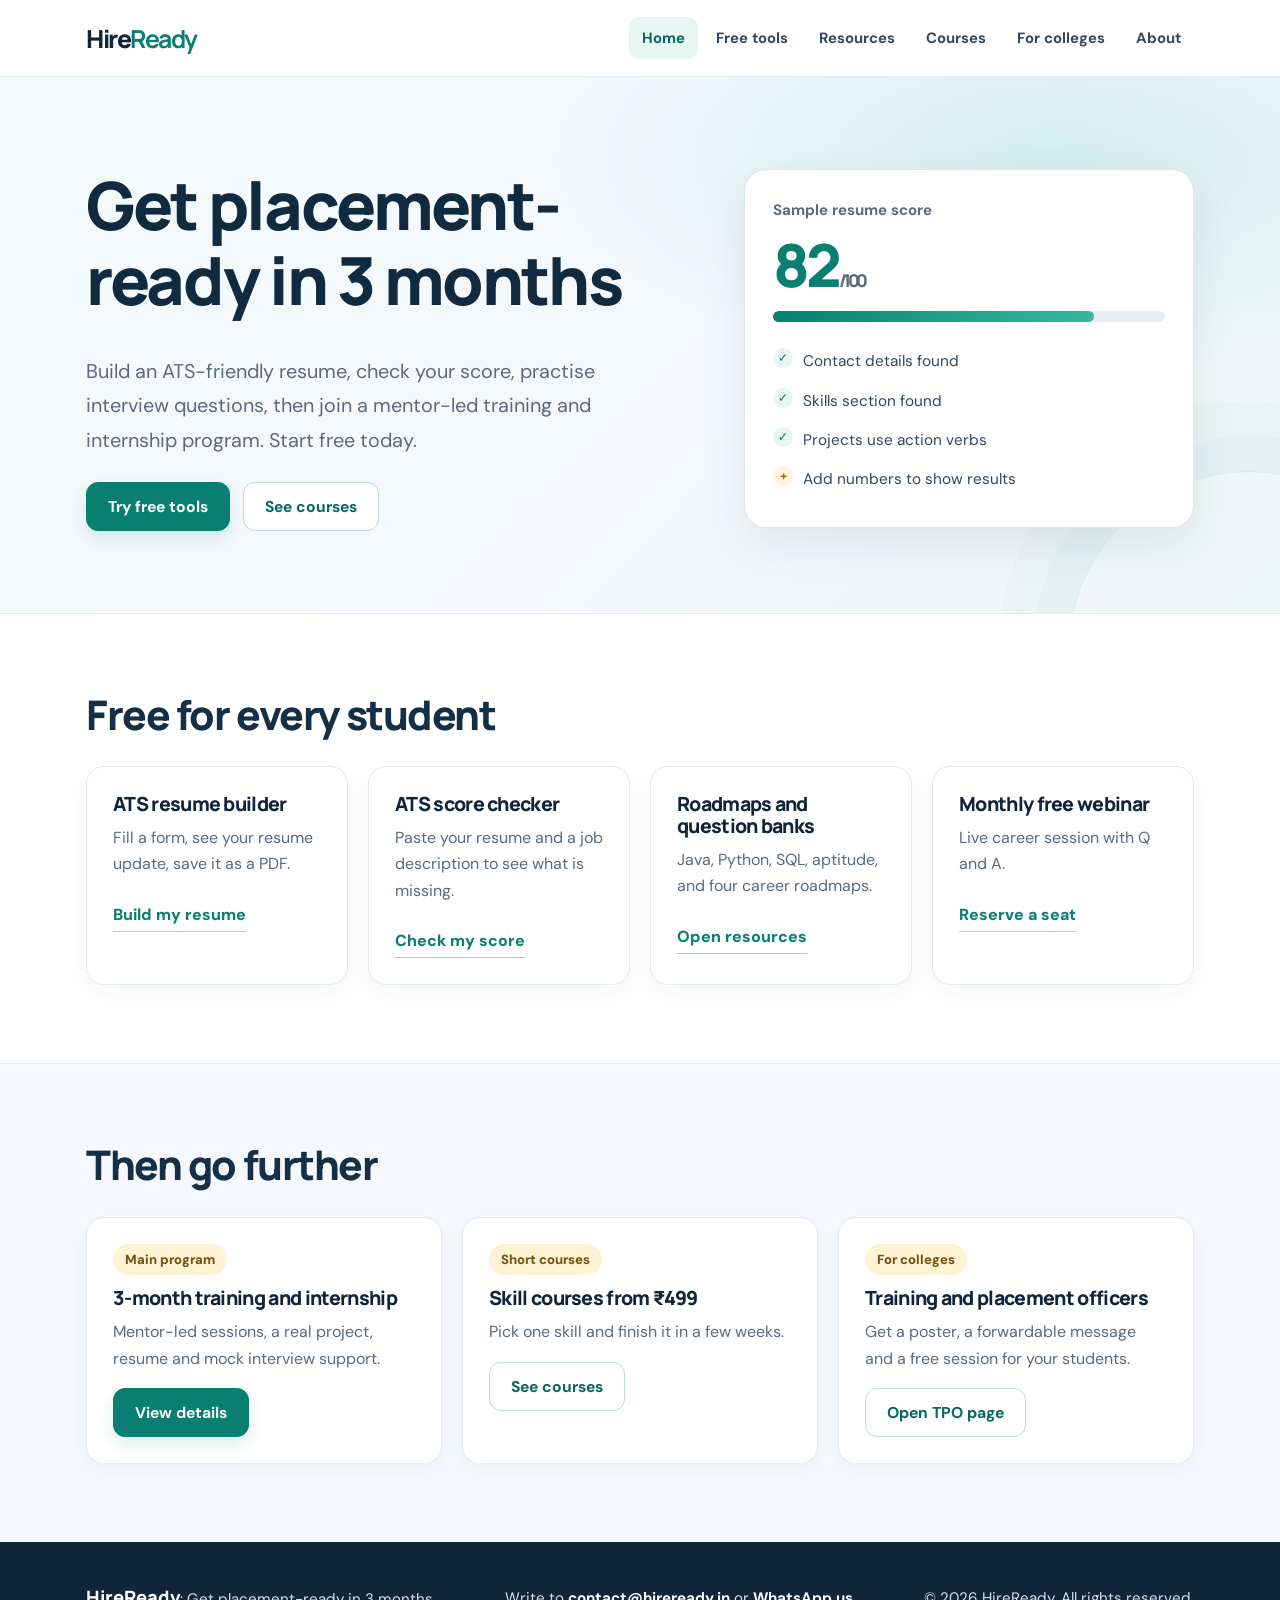
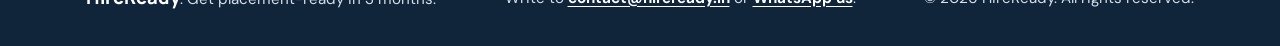
<file: index.html>
<!doctype html>
<html lang="en">

<head>
    <meta charset="utf-8">
    <meta name="viewport" content="width=device-width,initial-scale=1">
    <title>Get placement-ready in 3 months | HireReady</title>
    <meta name="description"
        content="Free ATS resume builder, ATS score checker, interview prep and a 3-month training and internship program for students.">
    <link rel="preconnect" href="https://fonts.googleapis.com">
    <link rel="preconnect" href="https://fonts.gstatic.com" crossorigin>
    <link
        href="https://fonts.googleapis.com/css2?family=Bricolage+Grotesque:wght@600;700&family=Figtree:wght@400;500;600&display=swap"
        rel="stylesheet">
    <link rel="stylesheet" href="css/style.css">
    <script src="js/config.js"></script>
</head>

<body>
    <div id="site-header"></div>
    <main>
        <section class="hero">
            <div class="wrap">
                <div>
                    <h1>Get placement-ready in 3 months</h1>
                    <p class="lead">Build an ATS-friendly resume, check your score, practise interview questions, then
                        join a mentor-led training and internship program. Start free today.</p>
                    <div class="row"><a class="btn" href="free-tools.html">Try free tools</a><a class="btn ghost"
                            href="courses.html">See courses</a></div>
                </div>
                <div class="score" aria-label="Example resume score">
                    <p style="margin:0">Sample resume score</p>
                    <div class="big">82<small style="font-size:1.1rem;color:var(--muted)">/100</small></div>
                    <div class="bar"><i style="width:82%"></i></div>
                    <ul class="chk">
                        <li>Contact details found</li>
                        <li>Skills section found</li>
                        <li>Projects use action verbs</li>
                        <li class="no">Add numbers to show results</li>
                    </ul>
                </div>
            </div>
        </section>
        <section class="alt">
            <div class="wrap">
                <h2>Free for every student</h2>
                <div class="grid">
                    <div class="card">
                        <h3>ATS resume builder</h3>
                        <p>Fill a form, see your resume update, save it as a PDF.</p><a
                            href="free-tools.html#builder">Build my resume</a>
                    </div>
                    <div class="card">
                        <h3>ATS score checker</h3>
                        <p>Paste your resume and a job description to see what is missing.</p><a
                            href="free-tools.html#checker">Check my score</a>
                    </div>
                    <div class="card">
                        <h3>Roadmaps and question banks</h3>
                        <p>Java, Python, SQL, aptitude, and four career roadmaps.</p><a href="resources.html">Open
                            resources</a>
                    </div>
                    <div class="card">
                        <h3>Monthly free webinar</h3>
                        <p>Live career session with Q and A.</p><a data-link="webinar" href="#">Reserve a seat</a>
                    </div>
                </div>
            </div>
        </section>
        <section>
            <div class="wrap">
                <h2>Then go further</h2>
                <div class="grid">
                    <div class="card"><span class="tag">Main program</span>
                        <h3>3-month training and internship</h3>
                        <p>Mentor-led sessions, a real project, resume and mock interview support.</p><a class="btn"
                            href="courses.html">View details</a>
                    </div>
                    <div class="card"><span class="tag">Short courses</span>
                        <h3>Skill courses from ₹499</h3>
                        <p>Pick one skill and finish it in a few weeks.</p><a class="btn ghost"
                            href="courses.html#short">See courses</a>
                    </div>
                    <div class="card"><span class="tag">For colleges</span>
                        <h3>Training and placement officers</h3>
                        <p>Get a poster, a forwardable message and a free session for your students.</p><a
                            class="btn ghost" href="colleges.html">Open TPO page</a>
                    </div>
                </div>
            </div>
        </section>
    </main>
    <div id="site-footer"></div>
    <script src="js/main.js"></script>
</body>

</html>
</file>
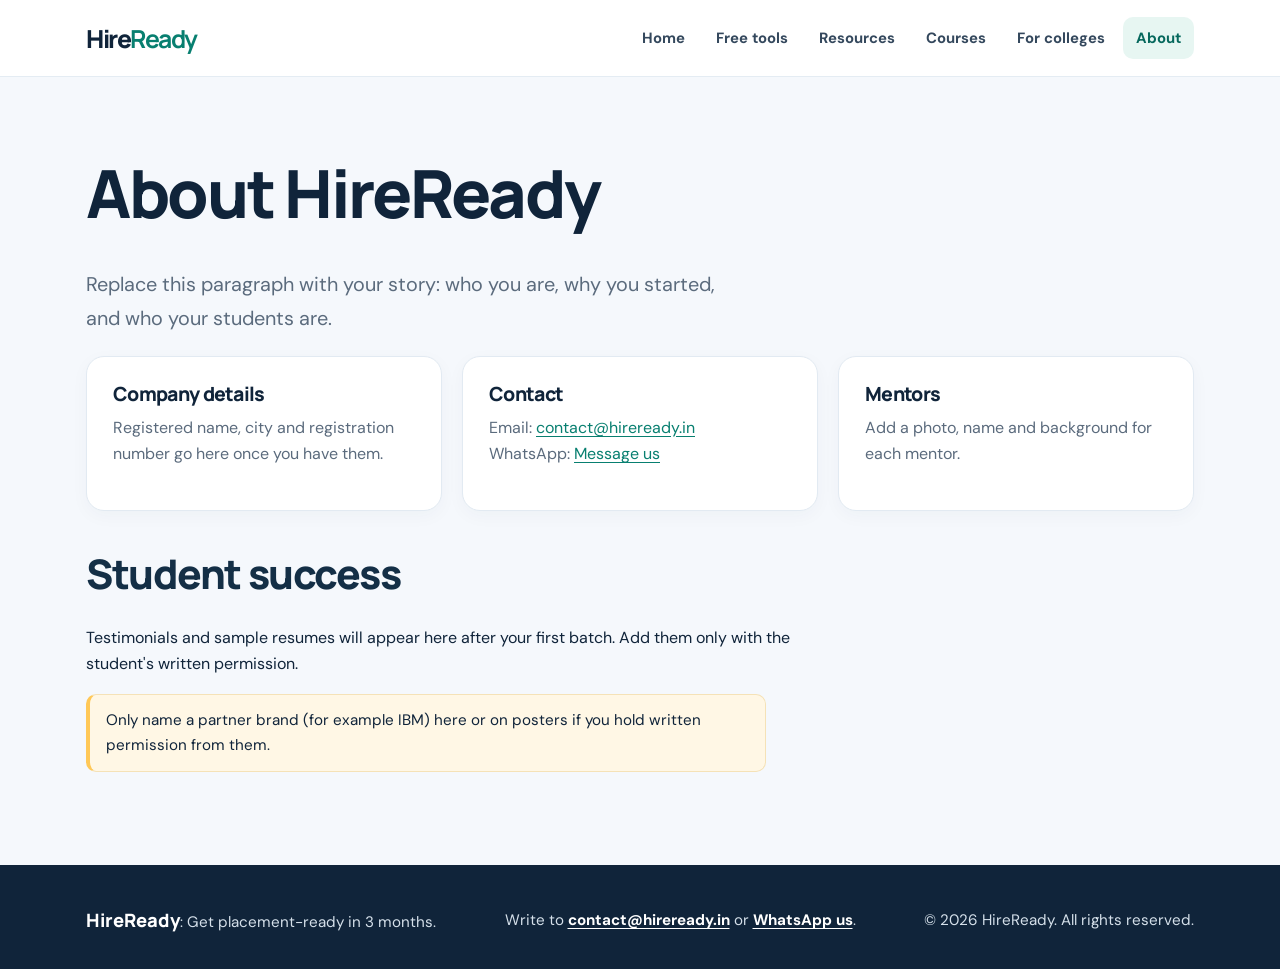
<file: about.html>
<!doctype html>
<html lang="en">

<head>
    <meta charset="utf-8">
    <meta name="viewport" content="width=device-width,initial-scale=1">
    <title>About | HireReady</title>
    <meta name="description" content="Who we are, contact details and how we work.">
    <link rel="preconnect" href="https://fonts.googleapis.com">
    <link rel="preconnect" href="https://fonts.gstatic.com" crossorigin>
    <link
        href="https://fonts.googleapis.com/css2?family=Bricolage+Grotesque:wght@600;700&family=Figtree:wght@400;500;600&display=swap"
        rel="stylesheet">
    <link rel="stylesheet" href="css/style.css">
    <script src="js/config.js"></script>
</head>

<body>
    <div id="site-header"></div>
    <main>
        <section>
            <div class="wrap">
                <h1>About <span data-brand="brand"></span></h1>
                <p class="lead">Replace this paragraph with your story: who you are, why you started, and who your
                    students are.</p>
                <div class="grid">
                    <div class="card">
                        <h3>Company details</h3>
                        <p>Registered name, city and registration number go here once you have them.</p>
                    </div>
                    <div class="card">
                        <h3>Contact</h3>
                        <p>Email: <a id="em"></a><br>WhatsApp: <a id="wl">Message us</a></p>
                    </div>
                    <div class="card">
                        <h3>Mentors</h3>
                        <p>Add a photo, name and background for each mentor.</p>
                    </div>
                </div>
                <h2 style="margin-top:40px">Student success</h2>
                <p>Testimonials and sample resumes will appear here after your first batch. Add them only with the
                    student's written permission.</p>
                <p class="note">Only name a partner brand (for example IBM) here or on posters if you hold written
                    permission from them.</p>
            </div>
        </section>
    </main>
    <div id="site-footer"></div>
    <script src="js/main.js"></script>
    <script>const C = window.HR, e = document.getElementById("em"); e.textContent = C.email; e.href = "mailto:" + C.email; document.getElementById("wl").href = "https://wa.me/" + C.whatsapp</script>
</body>

</html>
</file>
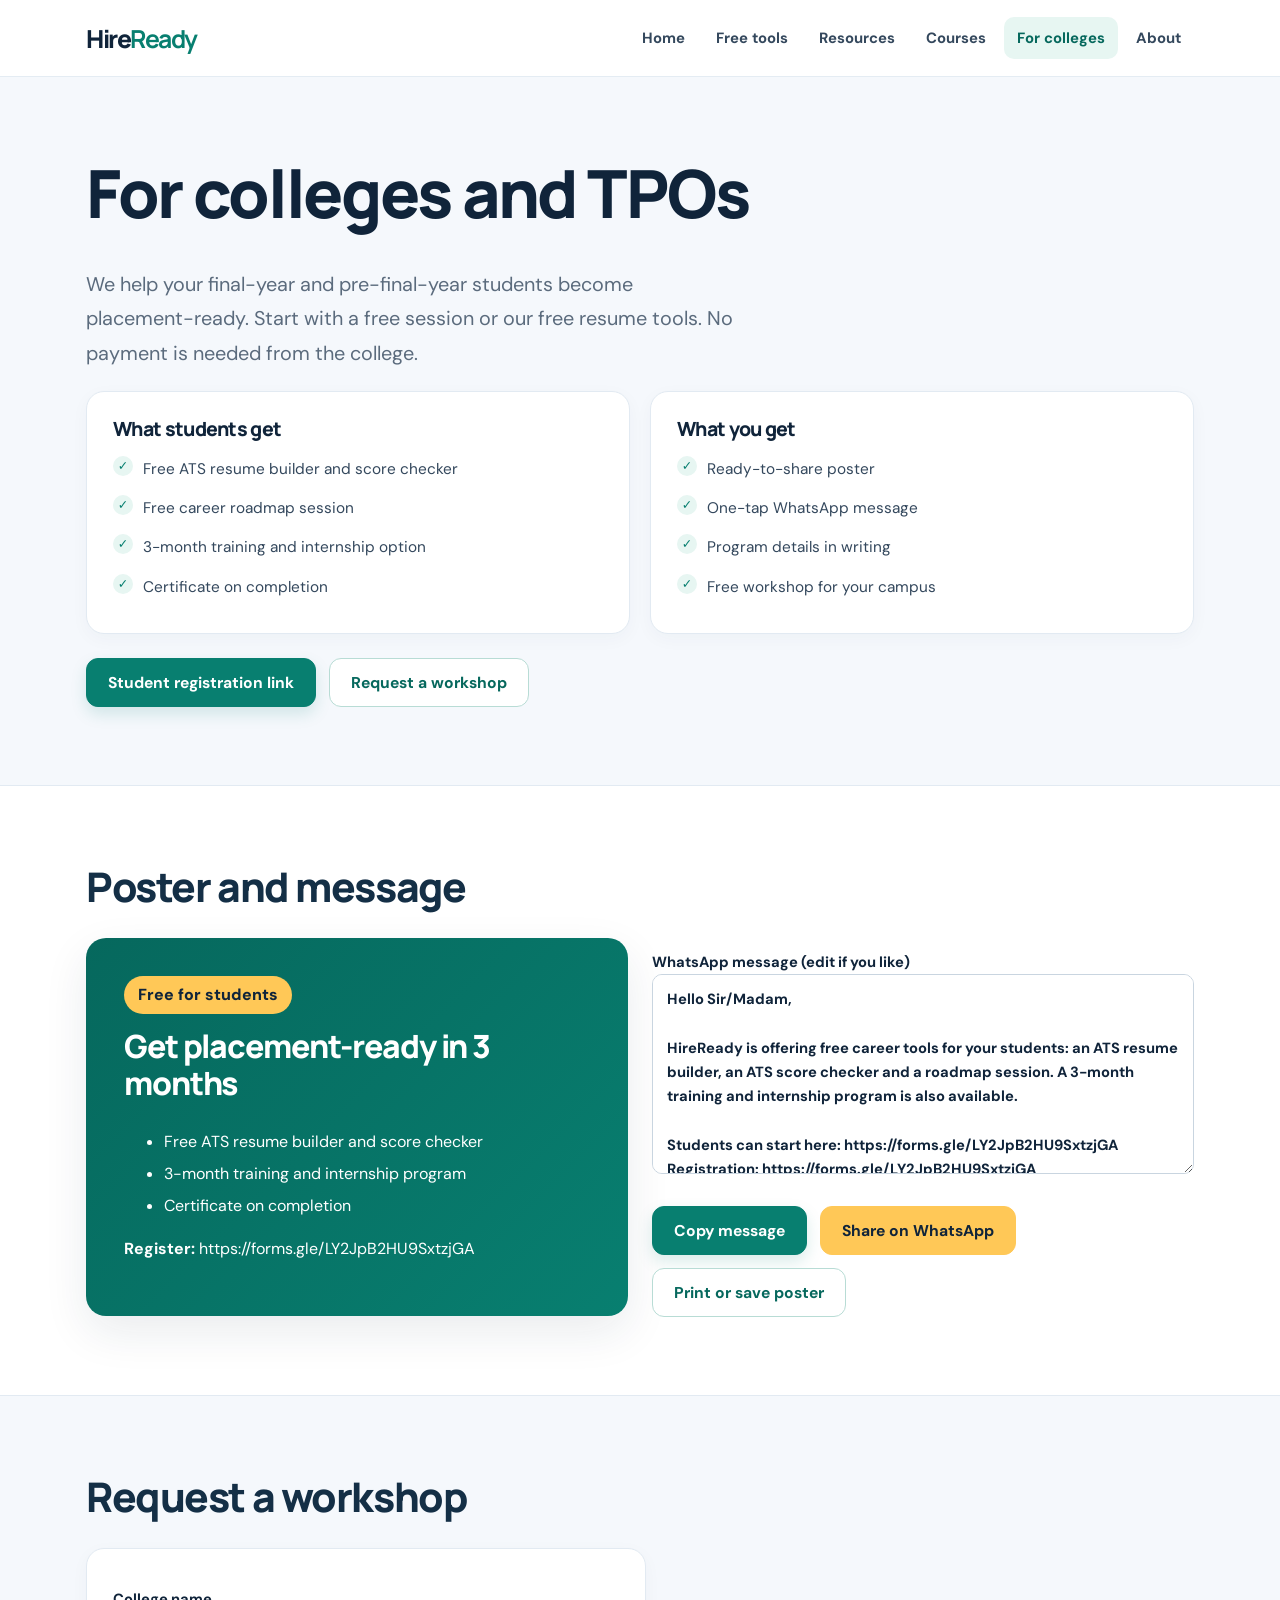
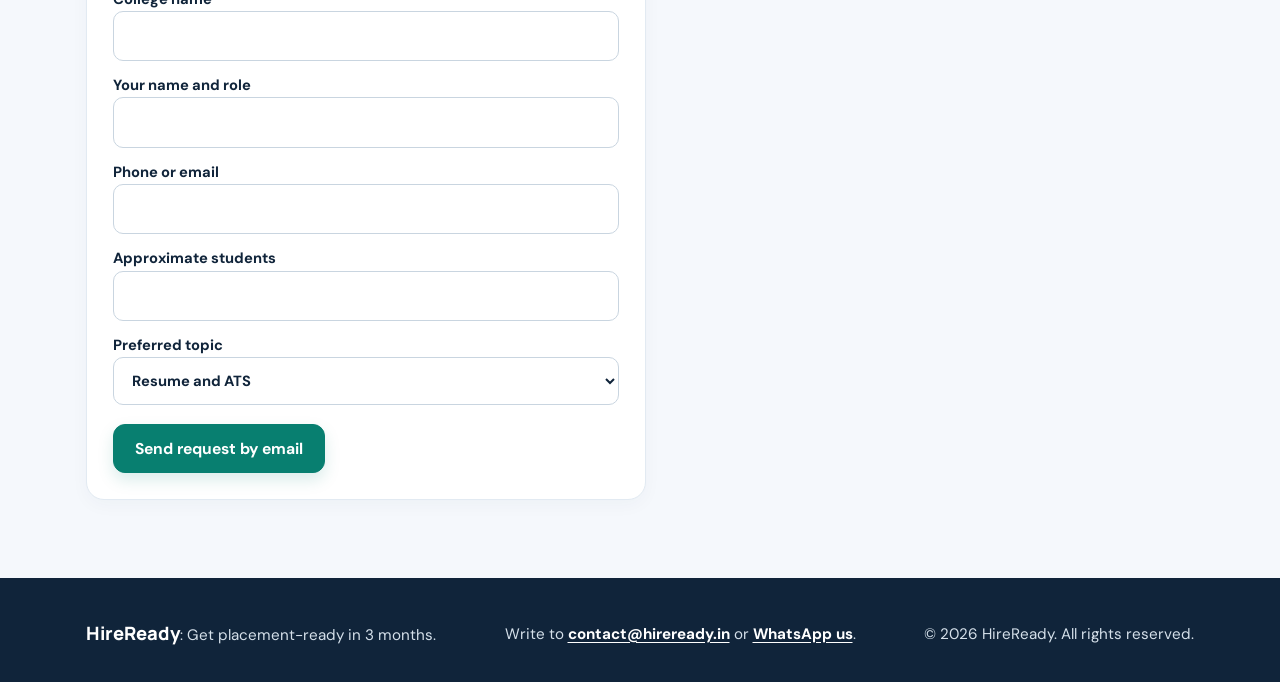
<file: colleges.html>
<!doctype html>
<html lang="en">

<head>
    <meta charset="utf-8">
    <meta name="viewport" content="width=device-width,initial-scale=1">
    <title>For colleges and TPOs | HireReady</title>
    <meta name="description" content="Free session, poster and registration link for training and placement officers.">
    <link rel="preconnect" href="https://fonts.googleapis.com">
    <link rel="preconnect" href="https://fonts.gstatic.com" crossorigin>
    <link
        href="https://fonts.googleapis.com/css2?family=Bricolage+Grotesque:wght@600;700&family=Figtree:wght@400;500;600&display=swap"
        rel="stylesheet">
    <link rel="stylesheet" href="css/style.css">
    <script src="js/config.js"></script>
</head>

<body>
    <div id="site-header"></div>
    <main>
        <section>
            <div class="wrap">
                <h1>For colleges and TPOs</h1>
                <p class="lead">We help your final-year and pre-final-year students become placement-ready. Start with a
                    free session or our free resume tools. No payment is needed from the college.</p>
                <div class="grid">
                    <div class="card">
                        <h3>What students get</h3>
                        <ul class="chk">
                            <li>Free ATS resume builder and score checker</li>
                            <li>Free career roadmap session</li>
                            <li>3-month training and internship option</li>
                            <li>Certificate on completion</li>
                        </ul>
                    </div>
                    <div class="card">
                        <h3>What you get</h3>
                        <ul class="chk">
                            <li>Ready-to-share poster</li>
                            <li>One-tap WhatsApp message</li>
                            <li>Program details in writing</li>
                            <li>Free workshop for your campus</li>
                        </ul>
                    </div>
                </div>
                <div class="row"><a class="btn" data-link="register" href="#">Student registration link</a><a
                        class="btn ghost" href="#request">Request a workshop</a></div>
            </div>
        </section>
        <section class="alt poster-sec">
            <div class="wrap">
                <h2 class="no-poster">Poster and message</h2>
                <div class="tool-grid">
                    <div class="poster" id="poster"><span class="pill">Free for students</span>
                        <h2 style="margin-top:14px" data-brand="tagline"></h2>
                        <ul>
                            <li>Free ATS resume builder and score checker</li>
                            <li>3-month training and internship program</li>
                            <li>Certificate on completion</li>
                        </ul>
                        <p><strong>Register:</strong> <span id="purl"></span></p>
                    </div>
                    <div class="no-poster"><label>WhatsApp message (edit if you like)<textarea id="wa"
                                style="min-height:200px"></textarea></label>
                        <div class="row"><button class="btn" id="cp">Copy message</button><a class="btn gold" id="sh"
                                target="_blank" rel="noopener">Share on WhatsApp</a><button class="btn ghost"
                                id="pp">Print or save poster</button></div>
                    </div>
                </div>
            </div>
        </section>
        <section id="request" class="poster-sec">
            <div class="wrap no-poster">
                <h2>Request a workshop</h2>
                <form id="wf" class="card" style="max-width:560px">
                    <label>College name<input name="c" required></label><label>Your name and role<input name="n"
                            required></label><label>Phone or email<input name="p" required></label>
                    <label>Approximate students<input name="s" type="number" min="1"></label><label>Preferred
                        topic<select name="t">
                            <option>Resume and ATS</option>
                            <option>Interview preparation</option>
                            <option>Career roadmap</option>
                        </select></label>
                    <button class="btn" style="margin-top:14px">Send request by email</button>
                </form>
            </div>
        </section>
    </main>
    <div id="site-footer"></div>
    <script src="js/main.js"></script>
    <script>
        const C = window.HR, u = C.links.register !== "#" ? C.links.register : C.siteUrl;
        document.getElementById("purl").textContent = u;
        const m = `Hello Sir/Madam,

${C.brand} is offering free career tools for your students: an ATS resume builder, an ATS score checker and a roadmap session. A 3-month training and internship program is also available.

Students can start here: ${C.siteUrl}
Registration: ${u}

We are happy to run a free workshop on your campus.

Regards,
${C.brand} (${C.email})`;
        const wa = document.getElementById("wa"); wa.value = m;
        const sh = document.getElementById("sh"); const up = () => sh.href = "https://wa.me/?text=" + encodeURIComponent(wa.value); up(); wa.oninput = up;
        document.getElementById("cp").onclick = e => {navigator.clipboard.writeText(wa.value); e.target.textContent = "Copied"};
        document.getElementById("pp").onclick = () => {document.body.classList.add("print-poster"); print(); document.body.classList.remove("print-poster")};
        document.getElementById("wf").onsubmit = e => {
            e.preventDefault(); const f = new FormData(e.target);
            location.href = `mailto:${C.email}?subject=${encodeURIComponent("Workshop request: " + f.get("c"))}&body=${encodeURIComponent(`College: ${f.get("c")}
Contact: ${f.get("n")}, ${f.get("p")}
Students: ${f.get("s")}
Topic: ${f.get("t")}`)}`
        };
    </script>
</body>

</html>
</file>
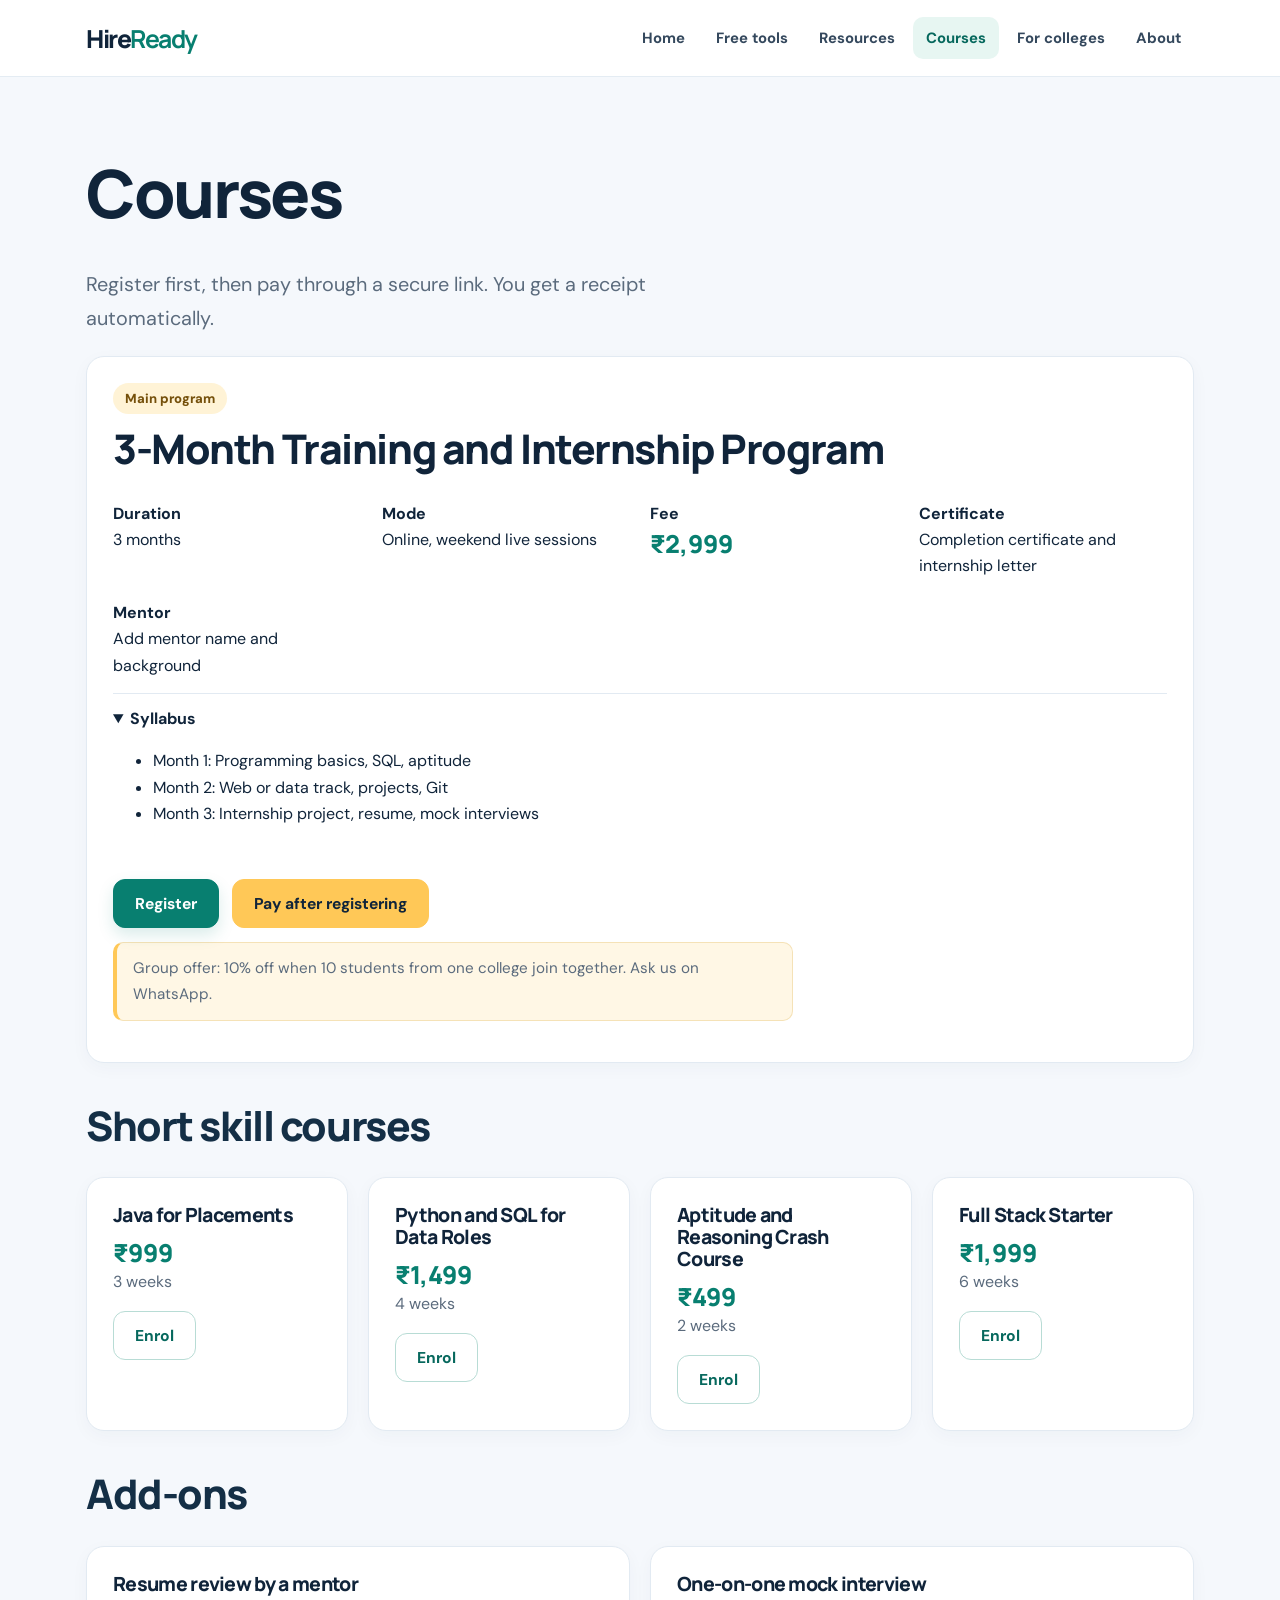
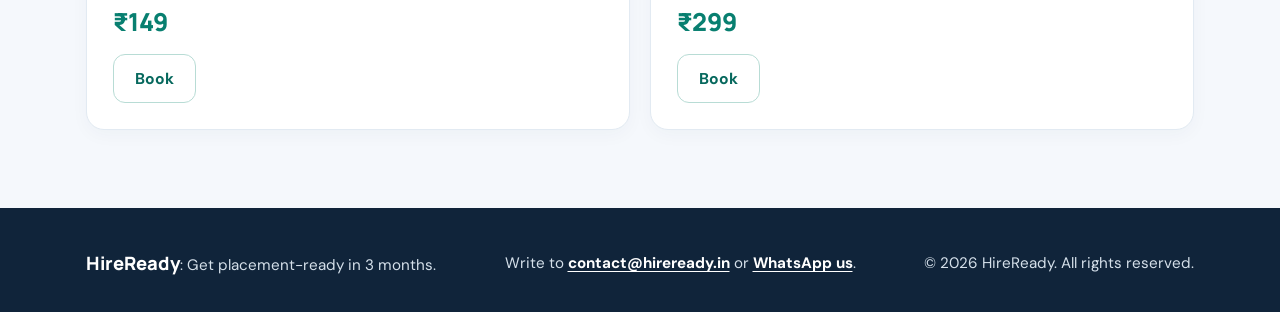
<file: courses.html>
<!doctype html>
<html lang="en">

<head>
    <meta charset="utf-8">
    <meta name="viewport" content="width=device-width,initial-scale=1">
    <title>Courses | HireReady</title>
    <meta name="description" content="3-month training and internship program and short skill courses.">
    <link rel="preconnect" href="https://fonts.googleapis.com">
    <link rel="preconnect" href="https://fonts.gstatic.com" crossorigin>
    <link
        href="https://fonts.googleapis.com/css2?family=Bricolage+Grotesque:wght@600;700&family=Figtree:wght@400;500;600&display=swap"
        rel="stylesheet">
    <link rel="stylesheet" href="css/style.css">
    <script src="js/config.js"></script>
</head>

<body>
    <div id="site-header"></div>
    <main>
        <section>
            <div class="wrap">
                <h1>Courses</h1>
                <p class="lead">Register first, then pay through a secure link. You get a receipt automatically.</p>
                <div id="program"></div>
                <h2 id="short" style="margin-top:40px">Short skill courses</h2>
                <div class="grid" id="courses"></div>
                <h2 style="margin-top:40px">Add-ons</h2>
                <div class="grid" id="addons"></div>
            </div>
        </section>
    </main>
    <div id="site-footer"></div>
    <script src="js/main.js"></script>
    <script>
        const C = window.HR, p = C.program;
        document.getElementById("program").innerHTML = `<div class="card"><span class="tag">Main program</span><h2>${p.name}</h2><div class="grid" style="margin:14px 0">
<div><strong>Duration</strong><br>${p.duration}</div><div><strong>Mode</strong><br>${p.mode}</div><div><strong>Fee</strong><br><span class="fee">${p.fee}</span></div><div><strong>Certificate</strong><br>${p.certificate}</div><div><strong>Mentor</strong><br>${p.mentor}</div></div>
<details open><summary>Syllabus</summary><ul>${p.syllabus.map(s => "<li>" + s + "</li>").join("")}</ul></details>
<div class="row"><a class="btn" href="${C.links.register}">Register</a><a class="btn gold" href="${p.pay}">Pay after registering</a></div>
<p class="note" style="margin-top:14px">Group offer: 10% off when 10 students from one college join together. Ask us on WhatsApp.</p></div>`;
        const row = (x, t) => `<div class="card"><h3>${x.name}</h3><div class="fee">${x.fee}</div><p>${x.duration || ""}</p><a class="btn ghost" href="${x.pay}">${t}</a></div>`;
        document.getElementById("courses").innerHTML = C.courses.map(x => row(x, "Enrol")).join("");
        document.getElementById("addons").innerHTML = C.addons.map(x => row(x, "Book")).join("");
    </script>
</body>

</html>
</file>
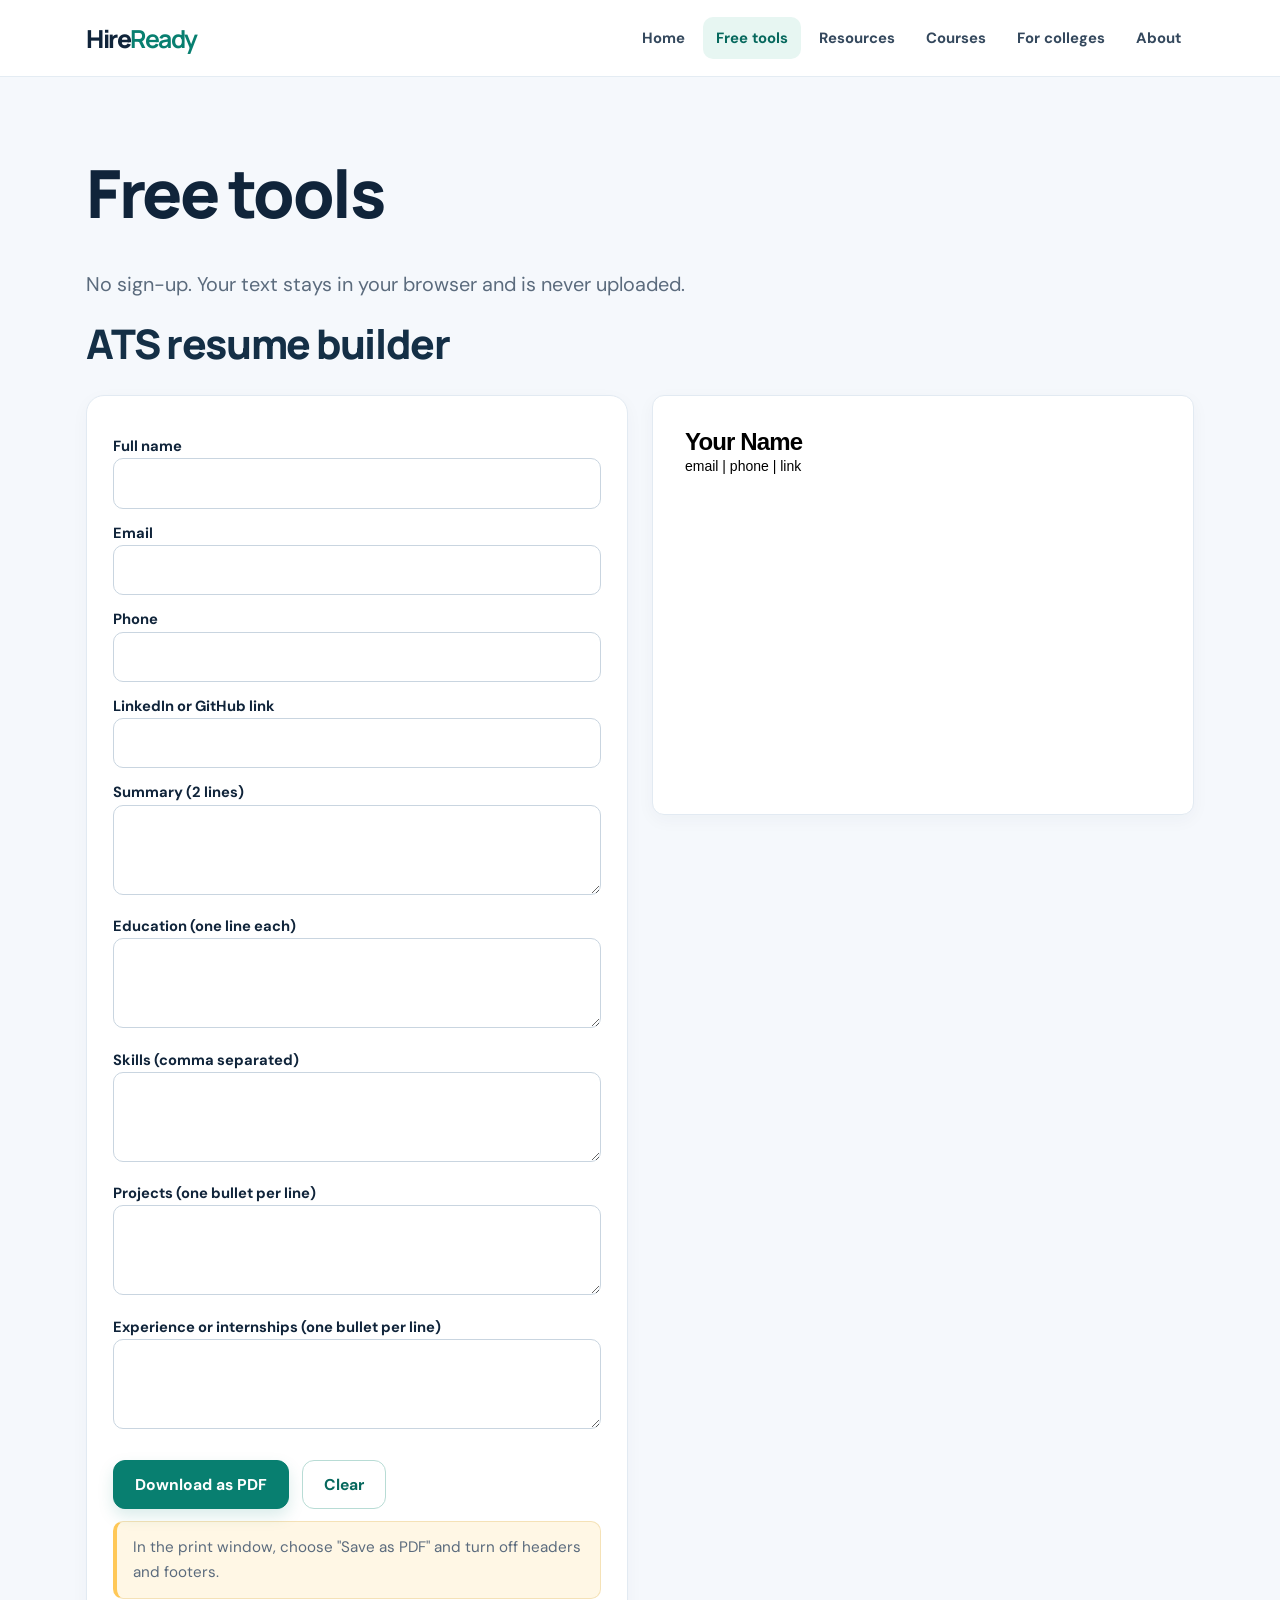
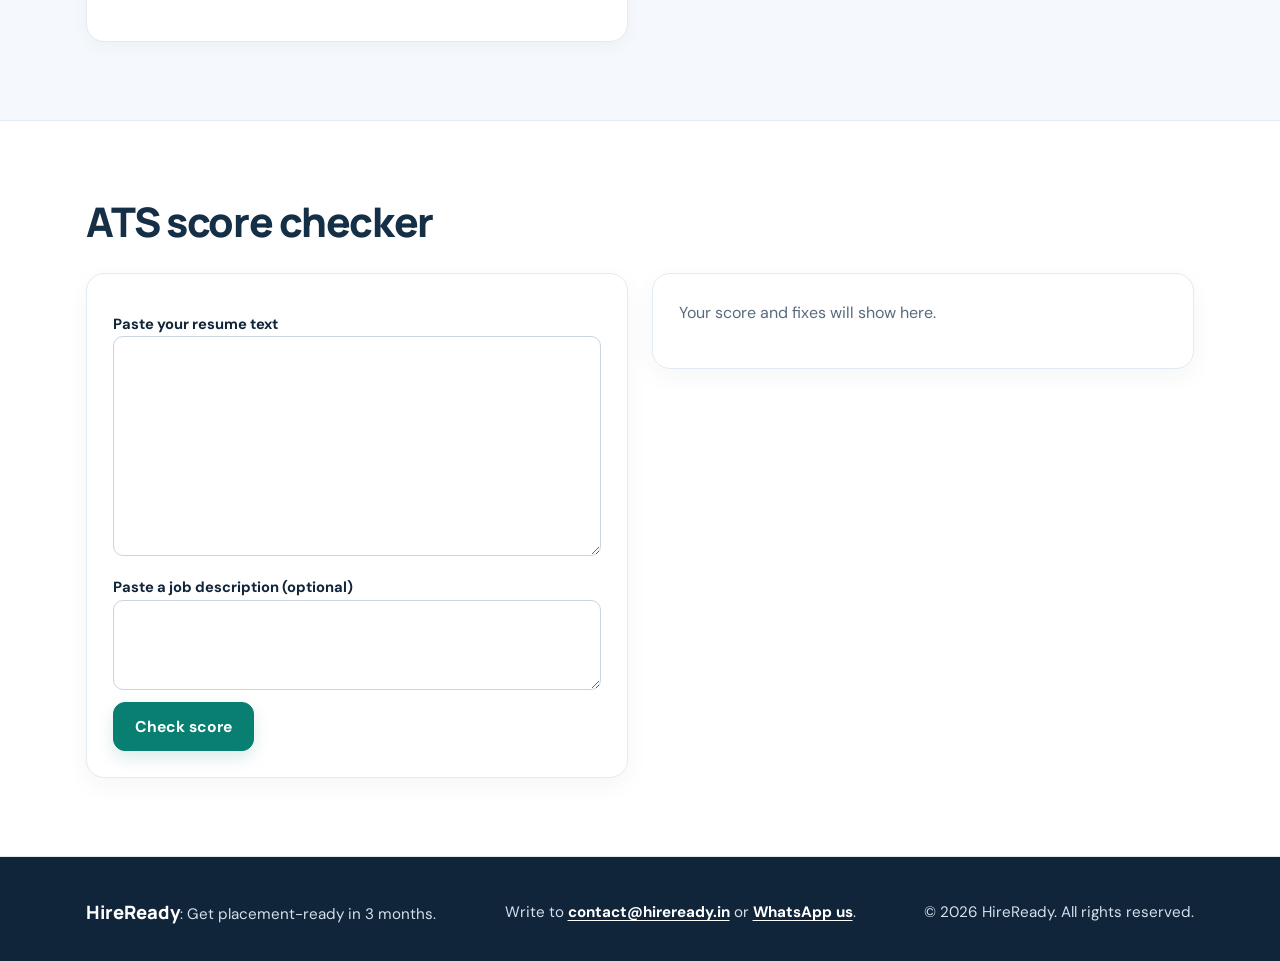
<file: free-tools.html>
<!doctype html>
<html lang="en">

<head>
    <meta charset="utf-8">
    <meta name="viewport" content="width=device-width,initial-scale=1">
    <title>Free tools | HireReady</title>
    <meta name="description" content="Free ATS resume builder and ATS score checker.">
    <link rel="preconnect" href="https://fonts.googleapis.com">
    <link rel="preconnect" href="https://fonts.gstatic.com" crossorigin>
    <link
        href="https://fonts.googleapis.com/css2?family=Bricolage+Grotesque:wght@600;700&family=Figtree:wght@400;500;600&display=swap"
        rel="stylesheet">
    <link rel="stylesheet" href="css/style.css">
    <script src="js/config.js"></script>
</head>

<body>
    <div id="site-header"></div>
    <main>
        <section>
            <div class="wrap no-print">
                <h1>Free tools</h1>
                <p class="lead">No sign-up. Your text stays in your browser and is never uploaded.</p>
            </div>
            <div class="wrap">
                <h2 id="builder" class="no-print">ATS resume builder</h2>
                <div class="tool-grid">
                    <form id="rf" class="card no-print" autocomplete="off">
                        <label>Full name<input name="name"></label><label>Email<input name="email"
                                type="email"></label><label>Phone<input name="phone"></label>
                        <label>LinkedIn or GitHub link<input name="link"></label><label>Summary (2 lines)<textarea
                                name="summary"></textarea></label>
                        <label>Education (one line each)<textarea name="edu"></textarea></label><label>Skills (comma
                            separated)<textarea name="skills"></textarea></label>
                        <label>Projects (one bullet per line)<textarea
                                name="projects"></textarea></label><label>Experience or internships (one bullet per
                            line)<textarea name="exp"></textarea></label>
                        <div class="row"><button type="button" class="btn" id="pdf">Download as PDF</button><button
                                type="button" class="btn ghost" id="clr">Clear</button></div>
                        <p class="note" style="margin-top:12px">In the print window, choose "Save as PDF" and turn off
                            headers and footers.</p>
                    </form>
                    <div class="paper" id="preview" aria-live="polite"></div>
                </div>
            </div>
        </section>
        <section class="alt no-print">
            <div class="wrap">
                <h2 id="checker">ATS score checker</h2>
                <div class="tool-grid">
                    <div class="card"><label>Paste your resume text<textarea id="rt"
                                style="min-height:220px"></textarea></label>
                        <label>Paste a job description (optional)<textarea id="jd"></textarea></label><button
                            class="btn" id="chk">Check score</button>
                    </div>
                    <div class="card" id="out">
                        <p>Your score and fixes will show here.</p>
                    </div>
                </div>
            </div>
        </section>
    </main>
    <div id="site-footer"></div>
    <script src="js/main.js"></script>
    <script src="js/tools.js"></script>
</body>

</html>
</file>
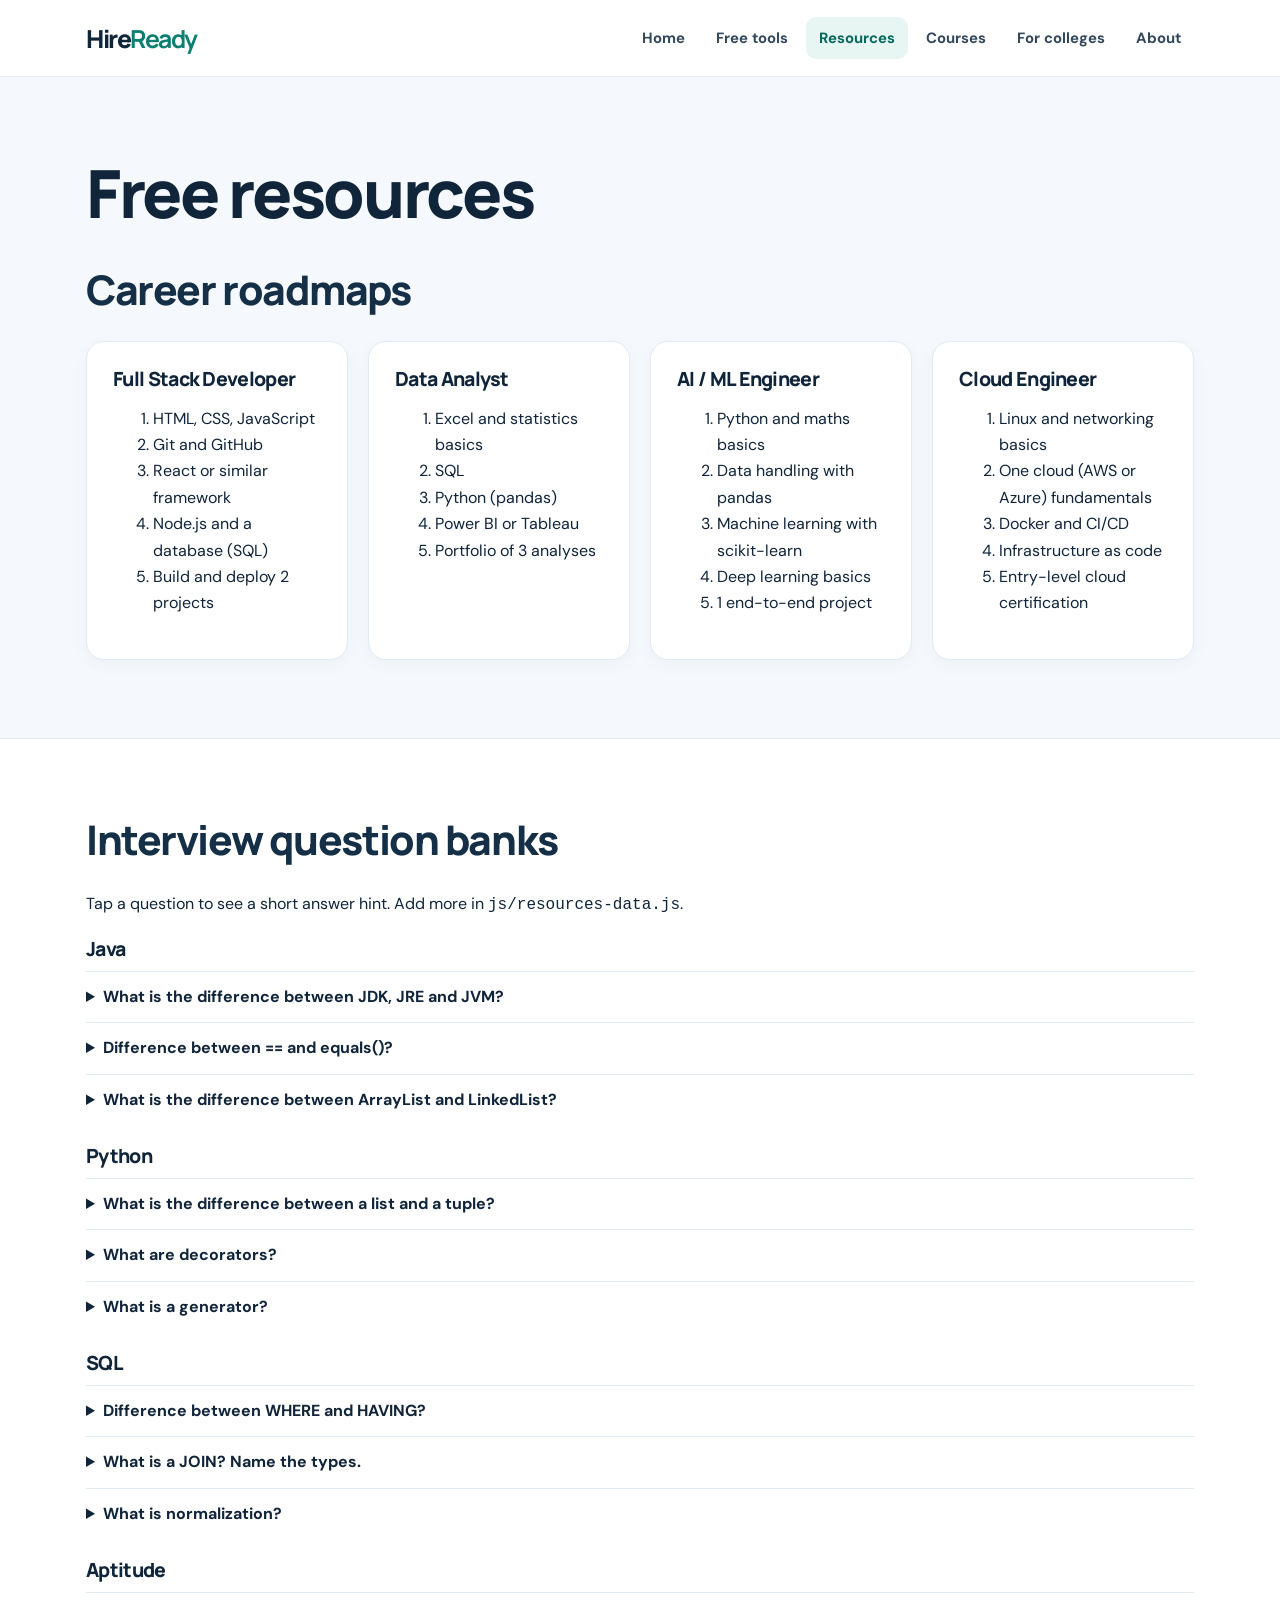
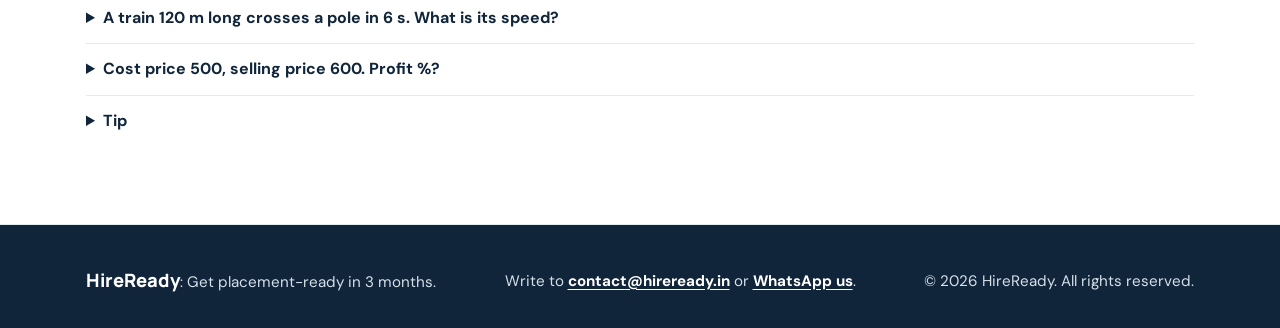
<file: resources.html>
<!doctype html>
<html lang="en">

<head>
    <meta charset="utf-8">
    <meta name="viewport" content="width=device-width,initial-scale=1">
    <title>Resources | HireReady</title>
    <meta name="description" content="Free interview question banks and career roadmaps.">
    <link
        href="https://fonts.googleapis.com/css2?family=Bricolage+Grotesque:wght@600;700&family=Figtree:wght@400;500;600&display=swap"
        rel="stylesheet">
    <link rel="stylesheet" href="css/style.css">
    <script src="js/config.js"></script>
</head>

<body>
    <div id="site-header"></div>
    <main>
        <section>
            <div class="wrap">
                <h1>Free resources</h1>
                <h2 id="roadmaps">Career roadmaps</h2>
                <div class="grid" id="rm"></div>
            </div>
        </section>
        <section class="alt">
            <div class="wrap">
                <h2 id="questions">Interview question banks</h2>
                <p>Tap a question to see a short answer hint. Add more in <code>js/resources-data.js</code>.</p>
                <div id="qb"></div>
            </div>
        </section>
    </main>
    <div id="site-footer"></div>
    <script src="js/main.js"></script>
    <script src="js/resources-data.js"></script>
    <script>
        document.getElementById("rm").innerHTML = ROADMAPS.map(r => `<div class="card"><h3>${r.t}</h3><ol>${r.s.map(x => "<li>" + x + "</li>").join("")}</ol></div>`).join("");
        document.getElementById("qb").innerHTML = Object.entries(QUESTIONS).map(([k, v]) => `<h3 style="margin-top:20px">${k}</h3>` + v.map(q => `<details><summary>${q[0]}</summary><p>${q[1]}</p></details>`).join("")).join("");
    </script>
</body>

</html>
</file>
<file: css/style.css>
@import url('https://fonts.googleapis.com/css2?family=DM+Sans:wght@400;500;600;700&family=Manrope:wght@500;600;700;800&display=swap');

:root {
  --ink: #10243A;
  --muted: #5B6B7D;
  --paper: #F5F8FC;
  --card: #FFFFFF;
  --line: #E2EAF2;
  --teal: #087F70;
  --teal-dark: #06685D;
  --teal-soft: #E7F6F2;
  --gold: #FFC857;
  --r: 18px;
  --shadow: 0 16px 45px rgba(20, 45, 72, .09);
}

* {
  box-sizing: border-box
}

html {
  scroll-behavior: smooth;
  scroll-padding-top: 90px
}

body {
  margin: 0;
  font: 16px/1.65 "DM Sans", system-ui, sans-serif;
  color: var(--ink);
  background: var(--paper)
}

h1,
h2,
h3 {
  font-family: "Manrope", "DM Sans", sans-serif;
  line-height: 1.13;
  margin: 0 0 .55em;
  letter-spacing: -.035em
}

h1 {
  font-size: clamp(2.45rem, 5.5vw, 4.15rem);
  font-weight: 800;
  max-width: 760px
}

h2 {
  font-size: clamp(1.8rem, 3.5vw, 2.55rem);
  font-weight: 800
}

h3 {
  font-size: 1.22rem;
  font-weight: 800
}

p {
  margin: 0 0 1em;
  max-width: 68ch
}

a {
  color: var(--teal);
  text-underline-offset: 3px
}

.wrap {
  width: min(1160px, 100%);
  margin: 0 auto;
  padding: 0 26px
}

section {
  padding: 78px 0
}

.alt {
  background: #fff;
  border-block: 1px solid var(--line)
}

:focus-visible {
  outline: 3px solid var(--gold);
  outline-offset: 3px;
  border-radius: 5px
}

/* Header and navigation */
.site-header {
  background: rgba(255, 255, 255, .94);
  border-bottom: 1px solid rgba(226, 234, 242, .9);
  position: sticky;
  top: 0;
  z-index: 20;
  backdrop-filter: blur(14px)
}

.site-header .wrap {
  display: flex;
  align-items: center;
  justify-content: space-between;
  min-height: 76px;
  gap: 22px
}

.logo {
  font: 800 1.55rem "Manrope", sans-serif;
  color: var(--ink);
  text-decoration: none;
  letter-spacing: -.06em;
  white-space: nowrap
}

.logo b {
  color: var(--teal)
}

nav ul {
  display: flex;
  align-items: center;
  gap: 5px;
  list-style: none;
  margin: 0;
  padding: 0;
  flex-wrap: wrap
}

nav a {
  display: block;
  padding: 9px 13px;
  border-radius: 10px;
  color: #34485D;
  text-decoration: none;
  font-weight: 700;
  font-size: .93rem;
  transition: background .2s, color .2s
}

nav a:hover,
nav a[aria-current] {
  background: var(--teal-soft);
  color: var(--teal-dark)
}

.menu-btn {
  display: none;
  background: #fff;
  border: 1px solid var(--line);
  border-radius: 10px;
  padding: 9px 13px;
  font: 600 .95rem "DM Sans", sans-serif;
  color: var(--ink)
}

@media(max-width:860px) {
  .site-header .wrap {
    min-height: 68px
  }

  .menu-btn {
    display: block
  }

  nav {
    display: none;
    position: absolute;
    left: 0;
    right: 0;
    top: 100%;
    background: #fff;
    border-bottom: 1px solid var(--line);
    padding: 12px 24px 18px;
    box-shadow: 0 18px 25px rgba(20, 45, 72, .08)
  }

  nav.open {
    display: block
  }

  nav ul {
    flex-direction: column;
    align-items: stretch;
    gap: 3px
  }

  nav a {
    padding: 12px
  }
}

/* Buttons and hero */
.btn {
  display: inline-flex;
  align-items: center;
  justify-content: center;
  gap: 8px;
  background: var(--teal);
  color: #fff;
  border: 1px solid var(--teal);
  border-radius: 12px;
  padding: 13px 21px;
  font: 700 .98rem "DM Sans", sans-serif;
  text-decoration: none;
  cursor: pointer;
  box-shadow: 0 7px 16px rgba(8, 127, 112, .15);
  transition: transform .18s, background .18s, box-shadow .18s
}

.btn:hover {
  background: var(--teal-dark);
  border-color: var(--teal-dark);
  color: #fff;
  transform: translateY(-2px);
  box-shadow: 0 10px 22px rgba(8, 127, 112, .2)
}

.btn.ghost {
  background: #fff;
  color: var(--teal-dark);
  border: 1px solid #B8DCD5;
  box-shadow: none
}

.btn.ghost:hover {
  background: var(--teal-soft);
  border-color: var(--teal)
}

.btn.gold {
  background: var(--gold);
  border-color: var(--gold);
  color: var(--ink);
  box-shadow: none
}

.row {
  display: flex;
  gap: 13px;
  flex-wrap: wrap;
  margin-top: 24px
}

.hero {
  position: relative;
  overflow: hidden;
  padding: 90px 0 82px;
  background: radial-gradient(ellipse at 82% 15%, rgba(20, 174, 150, .14), transparent 34%), linear-gradient(135deg, #F4FAFB 0%, #F5F8FC 58%, #EDF7F5 100%)
}

.hero:before {
  content: "";
  position: absolute;
  width: 360px;
  height: 360px;
  border: 1px solid rgba(8, 127, 112, .10);
  border-radius: 50%;
  right: -150px;
  bottom: -220px;
  box-shadow: 0 0 0 35px rgba(8, 127, 112, .025), 0 0 0 70px rgba(8, 127, 112, .02)
}

.hero .wrap {
  position: relative;
  display: grid;
  grid-template-columns: 1.12fr .88fr;
  gap: 68px;
  align-items: center
}

.hero h1 {
  color: #102A40
}

.lead {
  font-size: clamp(1.08rem, 2vw, 1.24rem);
  line-height: 1.75;
  color: var(--muted);
  max-width: 650px
}

.hero .score {
  max-width: 450px;
  justify-self: end;
  width: 100%
}

@media(max-width:860px) {
  .hero {
    padding: 64px 0
  }

  .hero .wrap {
    grid-template-columns: 1fr;
    gap: 34px
  }

  .hero .score {
    justify-self: start;
    max-width: 560px
  }
}

.score {
  background: #fff;
  border: 1px solid rgba(218, 231, 238, .95);
  border-radius: 22px;
  padding: 28px;
  box-shadow: var(--shadow);
  position: relative
}

.score:after {
  content: "";
  position: absolute;
  inset: 10px -10px -10px 10px;
  border: 1px solid rgba(8, 127, 112, .13);
  border-radius: 22px;
  z-index: -1
}

.score>p {
  font-weight: 700;
  color: var(--muted);
  font-size: .94rem
}

.score .big {
  font: 800 3.7rem "Manrope", sans-serif;
  color: var(--teal);
  line-height: 1.1;
  letter-spacing: -.06em;
  margin-top: 9px
}

.bar {
  height: 11px;
  background: #E8EEF3;
  border-radius: 20px;
  overflow: hidden;
  margin: 14px 0 20px
}

.bar i {
  display: block;
  height: 100%;
  background: linear-gradient(90deg, #087F70, #38B89F);
  border-radius: 20px
}

.chk {
  list-style: none;
  padding: 0;
  margin: 0
}

.chk li {
  padding: 7px 0 7px 30px;
  position: relative;
  font-size: .96rem;
  color: #34485D
}

.chk li:before {
  content: "✓";
  position: absolute;
  left: 0;
  top: 6px;
  width: 20px;
  height: 20px;
  display: grid;
  place-items: center;
  border-radius: 50%;
  background: var(--teal-soft);
  color: var(--teal);
  font-size: .78rem;
  font-weight: 800
}

.chk li.no:before {
  content: "+";
  background: #FFF4DD;
  color: #A66B00
}

/* Content cards */
section h2 {
  margin-bottom: 28px
}

.grid {
  display: grid;
  gap: 20px;
  grid-template-columns: repeat(auto-fit, minmax(235px, 1fr))
}

.card {
  background: var(--card);
  border: 1px solid var(--line);
  border-radius: var(--r);
  padding: 26px;
  box-shadow: 0 5px 18px rgba(20, 45, 72, .035);
  transition: transform .2s, border-color .2s, box-shadow .2s
}

.card:hover {
  transform: translateY(-4px);
  border-color: #C5DDD8;
  box-shadow: 0 14px 30px rgba(20, 45, 72, .08)
}

.card h3 {
  margin-bottom: 10px
}

.card p {
  color: var(--muted);
  line-height: 1.65
}

.card>a:not(.btn) {
  display: inline-flex;
  margin-top: 8px;
  font-weight: 800;
  text-decoration: none;
  border-bottom: 1px solid rgba(8, 127, 112, .35);
  padding-bottom: 3px
}

.card>a:not(.btn):hover {
  color: var(--teal-dark);
  border-color: var(--teal-dark)
}

.card .fee {
  font: 800 1.55rem "Manrope", sans-serif;
  color: var(--teal)
}

.tag {
  display: inline-flex;
  background: #FFF3D6;
  color: #75500B;
  border-radius: 30px;
  padding: 5px 12px;
  font-size: .82rem;
  font-weight: 800;
  margin-bottom: 12px
}

.alt .card {
  box-shadow: 0 8px 24px rgba(20, 45, 72, .045)
}

.alt .grid {
  grid-template-columns: repeat(auto-fit, minmax(225px, 1fr))
}

section:not(.hero) .wrap>h2 {
  color: #142F46
}

details {
  border-top: 1px solid var(--line);
  padding: 12px 0
}

summary {
  cursor: pointer;
  font-weight: 700
}

label {
  display: block;
  font-weight: 700;
  font-size: .92rem;
  margin: 12px 0 5px
}

input,
textarea,
select {
  width: 100%;
  padding: 12px 14px;
  border: 1px solid #C9D5E0;
  border-radius: 10px;
  font: inherit;
  background: #fff;
  color: var(--ink)
}

input:focus,
textarea:focus,
select:focus {
  outline: 3px solid rgba(8, 127, 112, .12);
  border-color: var(--teal)
}

textarea {
  min-height: 90px;
  resize: vertical
}

.tool-grid {
  display: grid;
  grid-template-columns: minmax(0, 1fr) minmax(0, 1fr);
  gap: 24px;
  align-items: start
}

@media(max-width:900px) {
  .tool-grid {
    grid-template-columns: 1fr
  }
}

.paper {
  background: #fff;
  border: 1px solid var(--line);
  border-radius: 12px;
  padding: 32px;
  font: 14px/1.5 Arial, sans-serif;
  color: #000;
  min-height: 420px;
  box-shadow: 0 5px 18px rgba(20, 45, 72, .04)
}

.paper h1 {
  font: 700 24px Arial, sans-serif;
  margin: 0
}

.paper h2 {
  font: 700 13px Arial, sans-serif;
  border-bottom: 1px solid #000;
  margin: 14px 0 4px;
  padding-bottom: 2px
}

.paper ul {
  margin: 2px 0;
  padding-left: 18px
}

.paper p {
  margin: 0 0 2px;
  max-width: none
}

.miss {
  background: #FFF3D6;
  padding: 3px 9px;
  border-radius: 6px;
  display: inline-block;
  margin: 3px
}

.poster {
  background: linear-gradient(135deg, var(--teal-dark), var(--teal));
  color: #fff;
  border-radius: 20px;
  padding: 38px;
  max-width: 560px;
  box-shadow: var(--shadow)
}

.poster h2 {
  color: #fff;
  font-size: 2rem
}

.poster li {
  margin: 6px 0
}

.poster .pill {
  background: var(--gold);
  color: var(--ink);
  font-weight: 800;
  display: inline-block;
  padding: 6px 14px;
  border-radius: 20px
}

.note {
  background: #FFF7E5;
  border: 1px solid #F5E2B7;
  border-left: 4px solid var(--gold);
  padding: 13px 16px;
  border-radius: 10px;
  font-size: .95rem
}

.site-footer {
  background: #10243A;
  color: #D5E0EA;
  padding: 42px 0 34px;
  font-size: .95rem
}

.site-footer .wrap {
  display: flex;
  flex-wrap: wrap;
  align-items: center;
  justify-content: space-between;
  gap: 8px 30px
}

.site-footer p {
  margin: 0;
  max-width: none
}

.site-footer strong {
  font: 800 1.15rem "Manrope", sans-serif;
  color: #fff
}

.site-footer a {
  color: #fff;
  font-weight: 700
}

@media(max-width:650px) {
  .wrap {
    padding: 0 19px
  }

  section {
    padding: 58px 0
  }

  .hero {
    padding: 56px 0
  }

  .hero .row {
    display: grid;
    grid-template-columns: 1fr
  }

  .hero .btn {
    width: 100%
  }

  .score {
    padding: 23px
  }

  .card {
    padding: 22px
  }

  .site-footer .wrap {
    display: block
  }

  .site-footer p+p {
    margin-top: 12px
  }
}

@media print {

  .site-header,
  .site-footer,
  .no-print {
    display: none !important
  }

  body {
    background: #fff
  }

  .paper {
    border: 0;
    padding: 0;
    box-shadow: none
  }

  .tool-grid {
    display: block
  }

  section {
    padding: 0
  }

  .alt {
    border: 0
  }

  body.print-poster main section:not(.poster-sec) {
    display: none
  }

  body.print-poster .poster-sec .no-poster {
    display: none
  }
}
</file>
